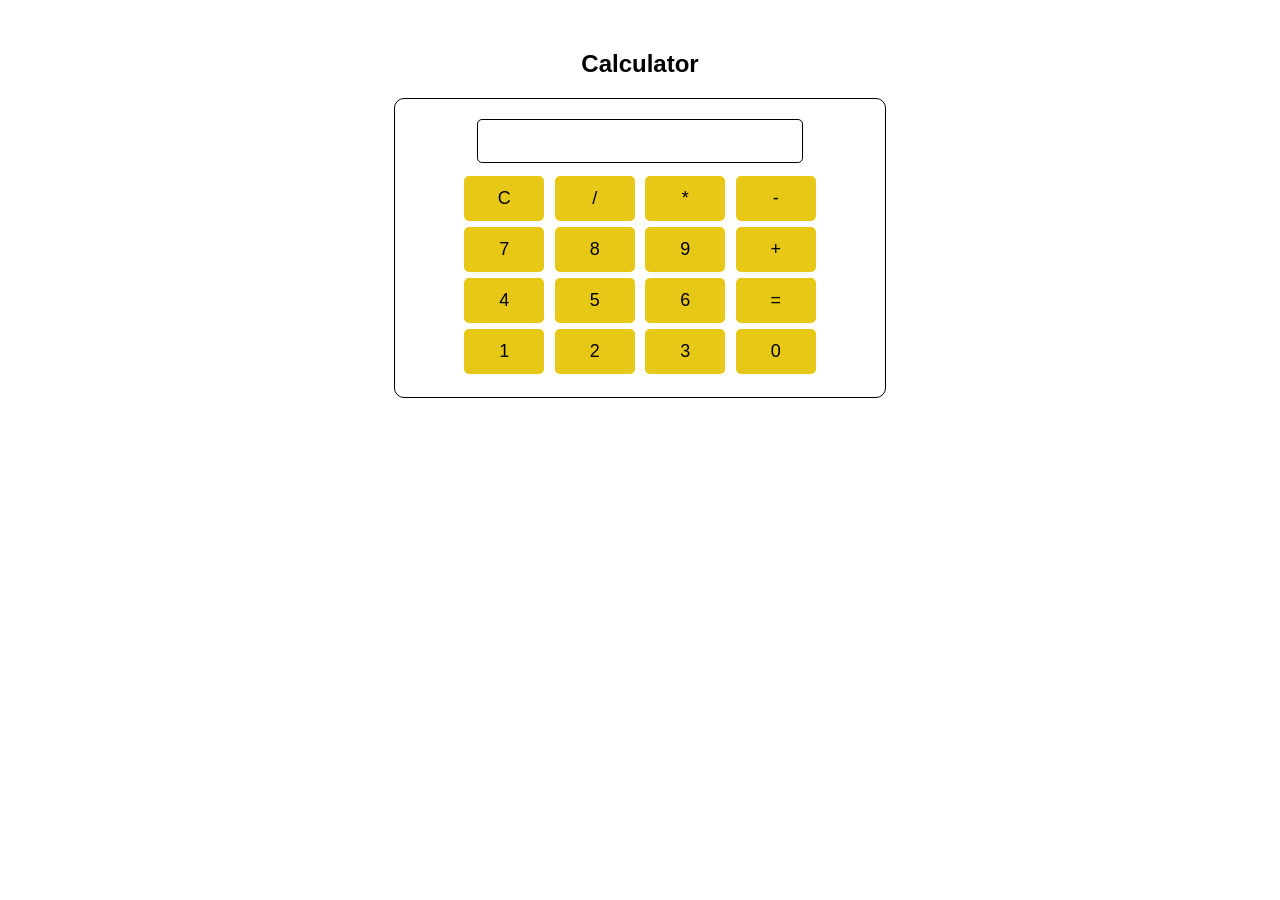
<file: Calculator/index.html>
<!DOCTYPE html>
<html>
<head>
    <meta charset="UTF-8">
    <meta name="viewport" content="width=device-width, initial-scale=1.0">
    <title>Calculator</title>

    <style>
        body {
            font-family: Arial;
            text-align: center;
            margin-top: 50px;
        }

        .calculator {
            width: 450px;
            margin: auto;
            padding: 20px;
            border: 1px solid black;
            border-radius: 10px;
        }

        #display {
            width: 320px;
            height: 40px;
            font-size: 20px;
            text-align: right;
            margin-bottom: 10px;
            border: 1px solid black;
            border-radius: 5px;
        }

        button {
            width: 80px;
            height: 45px;
            margin: 3px;
            font-size: 18px;
            background-color: #e7c817;
            padding: 10px;
            border: none;
            border-radius: 5px;
            cursor: pointer;
        }

        button:hover {
            background-color: #d4b314;
        }
    </style>
</head>

<body>

    <h2>Calculator</h2>

    <div class="calculator">

        <input type="text" id="display" readonly>

        <br>

        <button onclick="clearDisplay()">C</button>
        <button onclick="displayValue('/')">/</button>
        <button onclick="displayValue('*')">*</button>
        <button onclick="displayValue('-')">-</button>

        <br>

        <button onclick="displayValue('7')">7</button>
        <button onclick="displayValue('8')">8</button>
        <button onclick="displayValue('9')">9</button>
        <button onclick="displayValue('+')">+</button>

        <br>

        <button onclick="displayValue('4')">4</button>
        <button onclick="displayValue('5')">5</button>
        <button onclick="displayValue('6')">6</button>
        <button onclick="calculate()">=</button>

        <br>

        <button onclick="displayValue('1')">1</button>
        <button onclick="displayValue('2')">2</button>
        <button onclick="displayValue('3')">3</button>
        <button onclick="displayValue('0')">0</button>

    </div>

    <script>

        function displayValue(value) {
            document.getElementById("display").value += value;
        }

        function clearDisplay() {
            document.getElementById("display").value = "";
        }

        function calculate() {
            let result = eval(document.getElementById("display").value);

            document.getElementById("display").value = result;
        }

    </script>

</body>
</html>
</file>
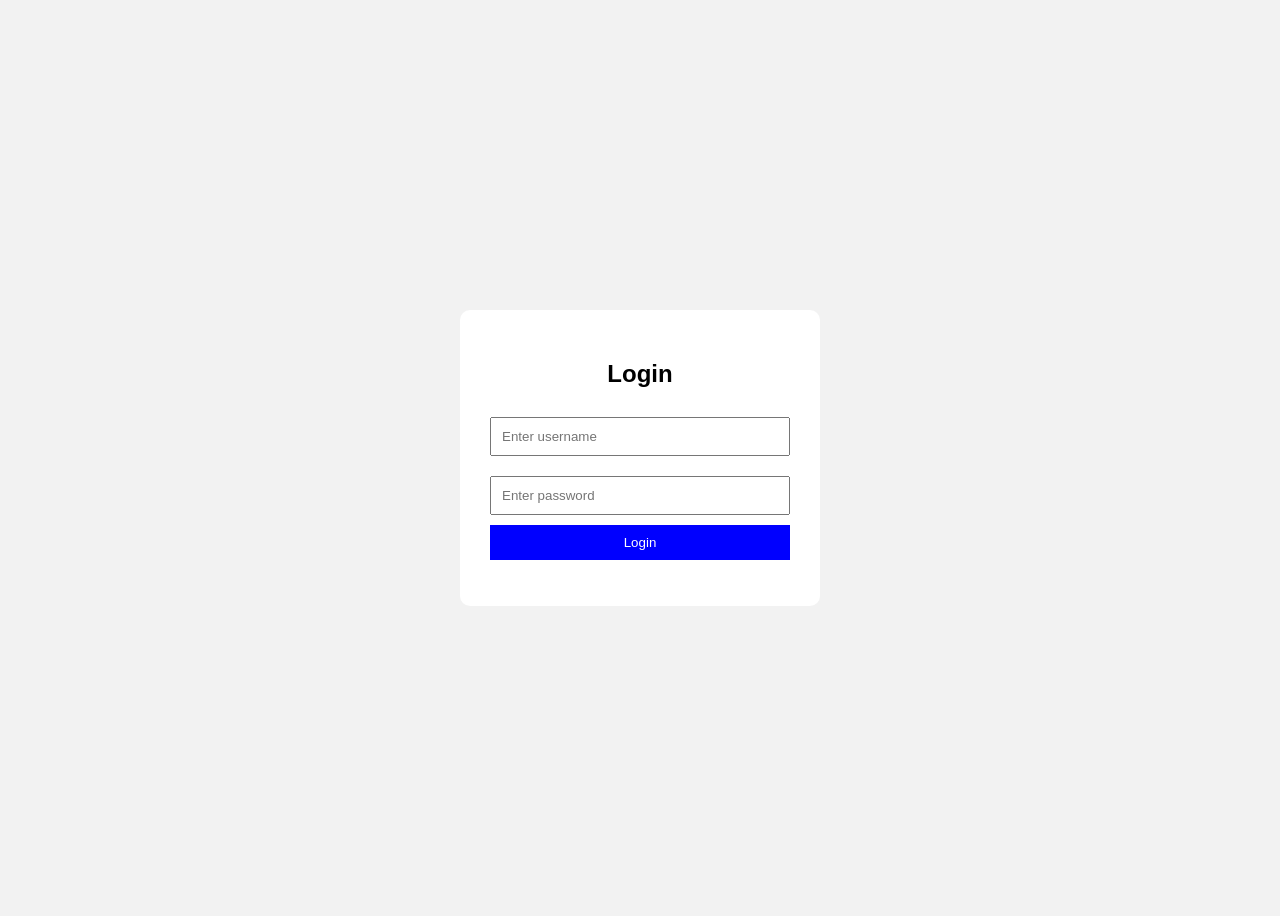
<file: Login page/index.html>
<!DOCTYPE html>
<html lang="en">
<head>
    <meta charset="UTF-8">
    <meta name="viewport" content="width=device-width, initial-scale=1.0">
    <title>Login page</title>
</head>
<body>
<style>
    body {
        font-family: Arial, sans-serif;
        background-color: #f2f2f2;
        display: flex;
        justify-content: center;
        align-items: center;
        height: 100vh;
    }
    .login {
        background-color: white;
        padding: 30px;
        width: 300px;
        border-radius: 10px;
    }
    h2 {
        text-align: center;
    }
    input {
        width: 100%;
        padding: 10px;
        margin: 10px 0;
        box-sizing: border-box;
    }
    button {
        width: 100%;
        padding: 10px;
        background-color: blue;
        color: white;
        border: none;
        cursor: pointer;
    }
    #message {
        text-align: center;
        margin-top: 15px;
    }
    </style>


    <div class="login">
        <h2>Login</h2>
        <input type="text" id="username" placeholder="Enter username">
        <input type="password" id="password" placeholder="Enter password">
        <button onclick="login()">Login</button>
        <p id="message"></p>
    </div>


    <script>

        function login() {
            let username = document.getElementById("username").value;
            let password = document.getElementById("password").value;
            if (username === "admin" && password === "1234") {
                document.getElementById("message").innerHTML =
                    "Login successful!";
            } else {
                document.getElementById("message").innerHTML =
                    "Invalid username or password";

            }
        }

    </script>
</body>
</html>
</file>
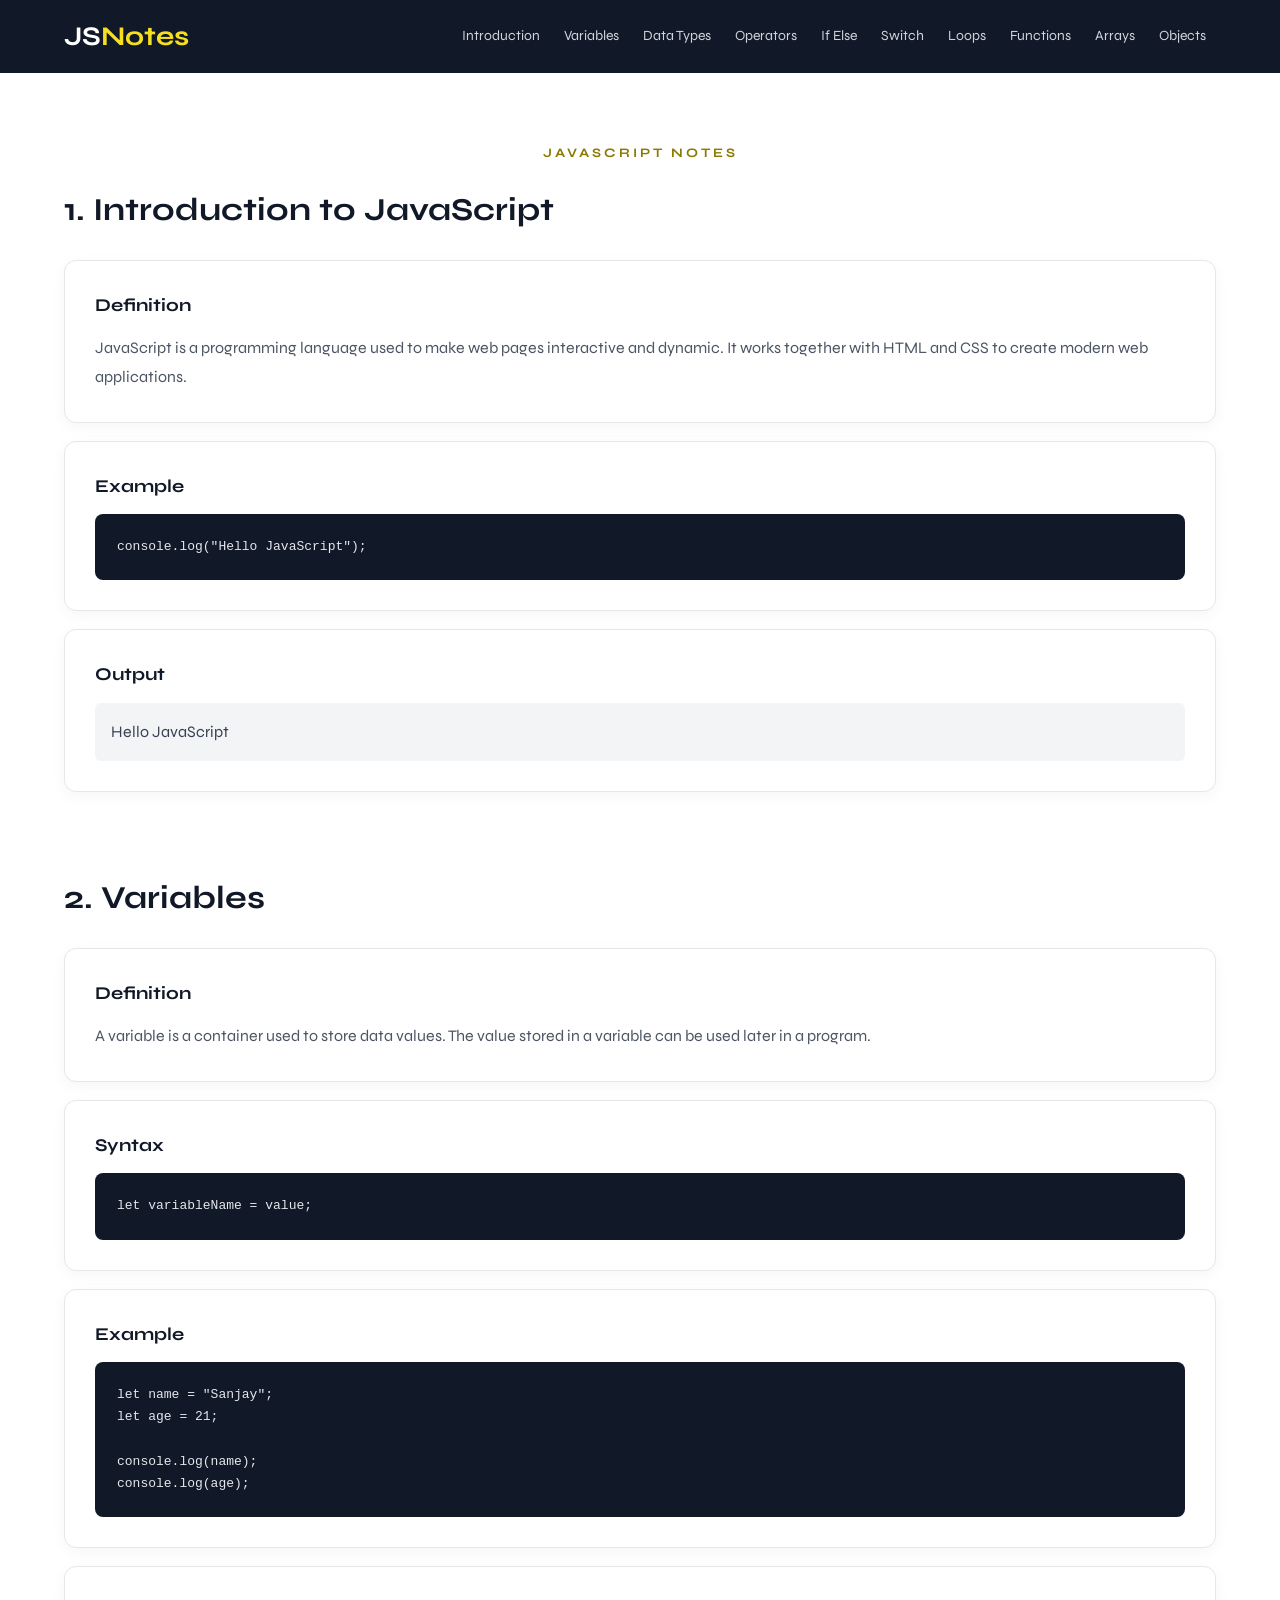
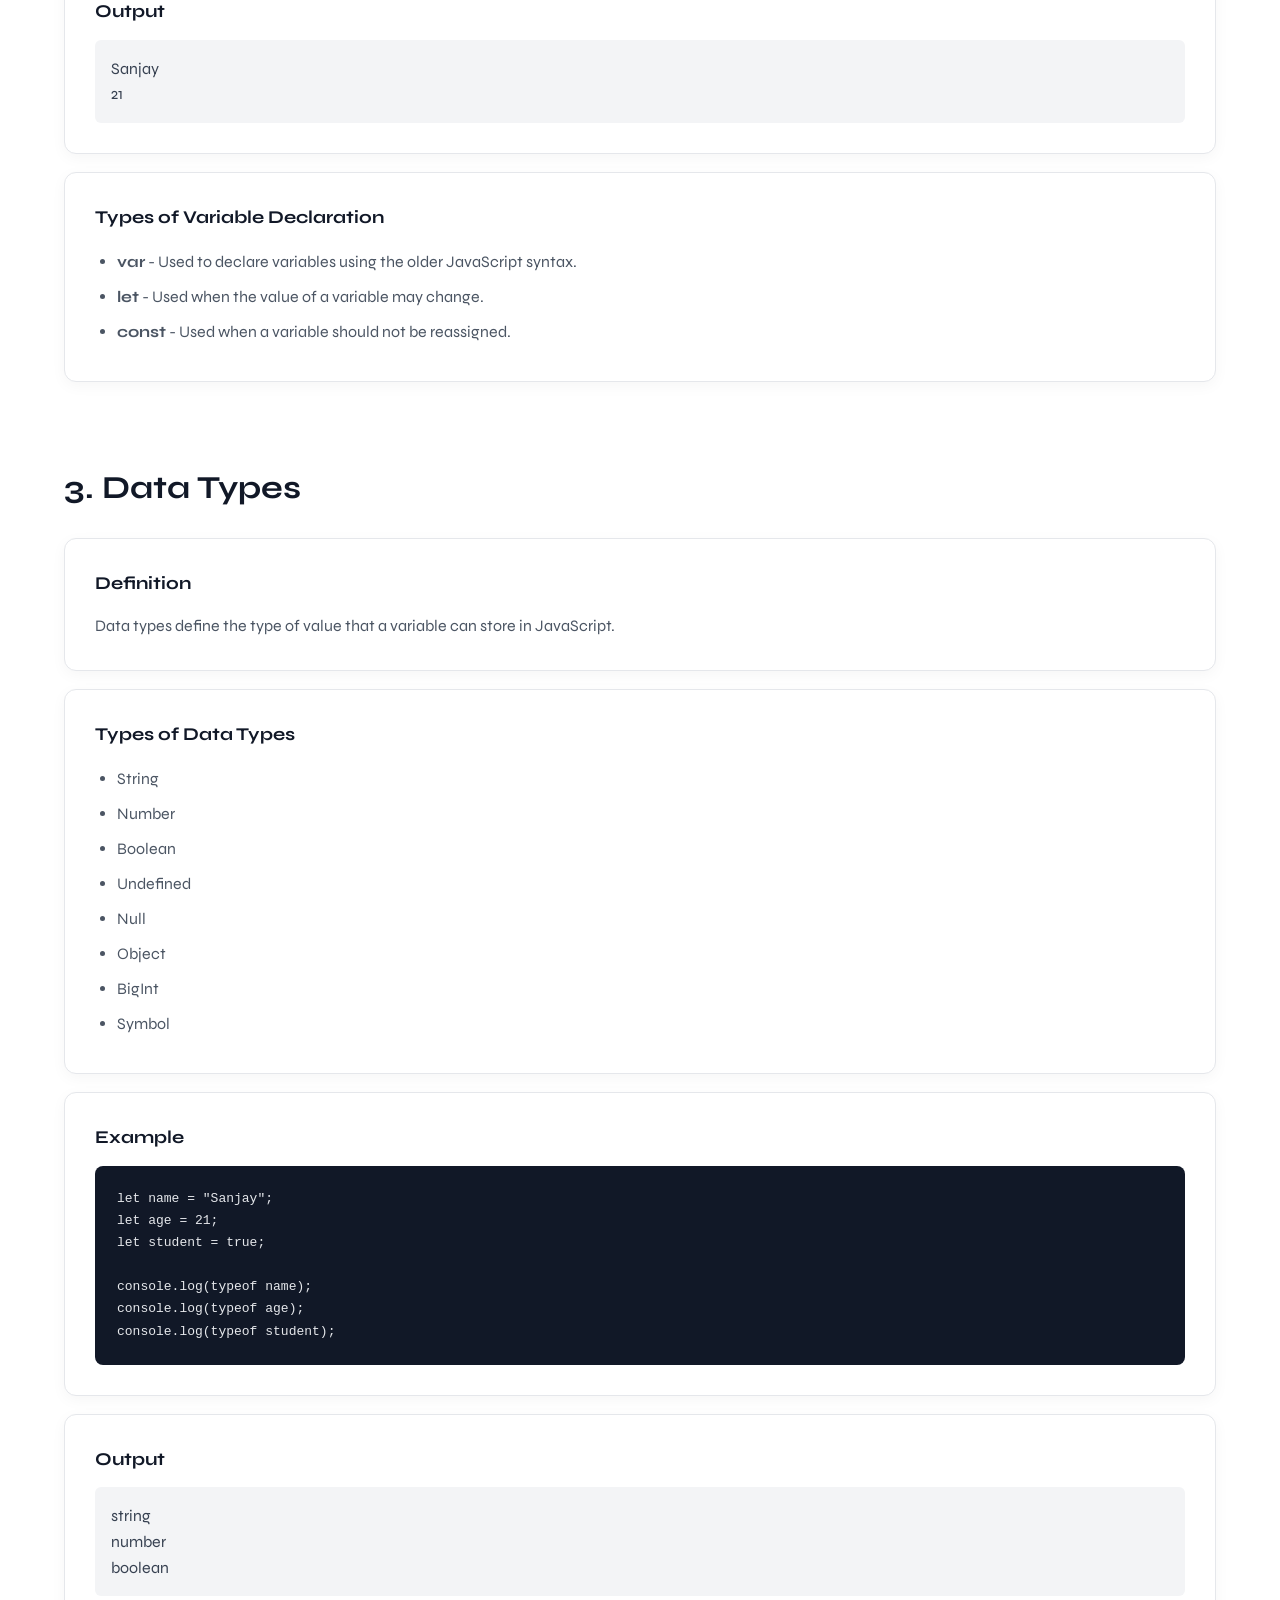
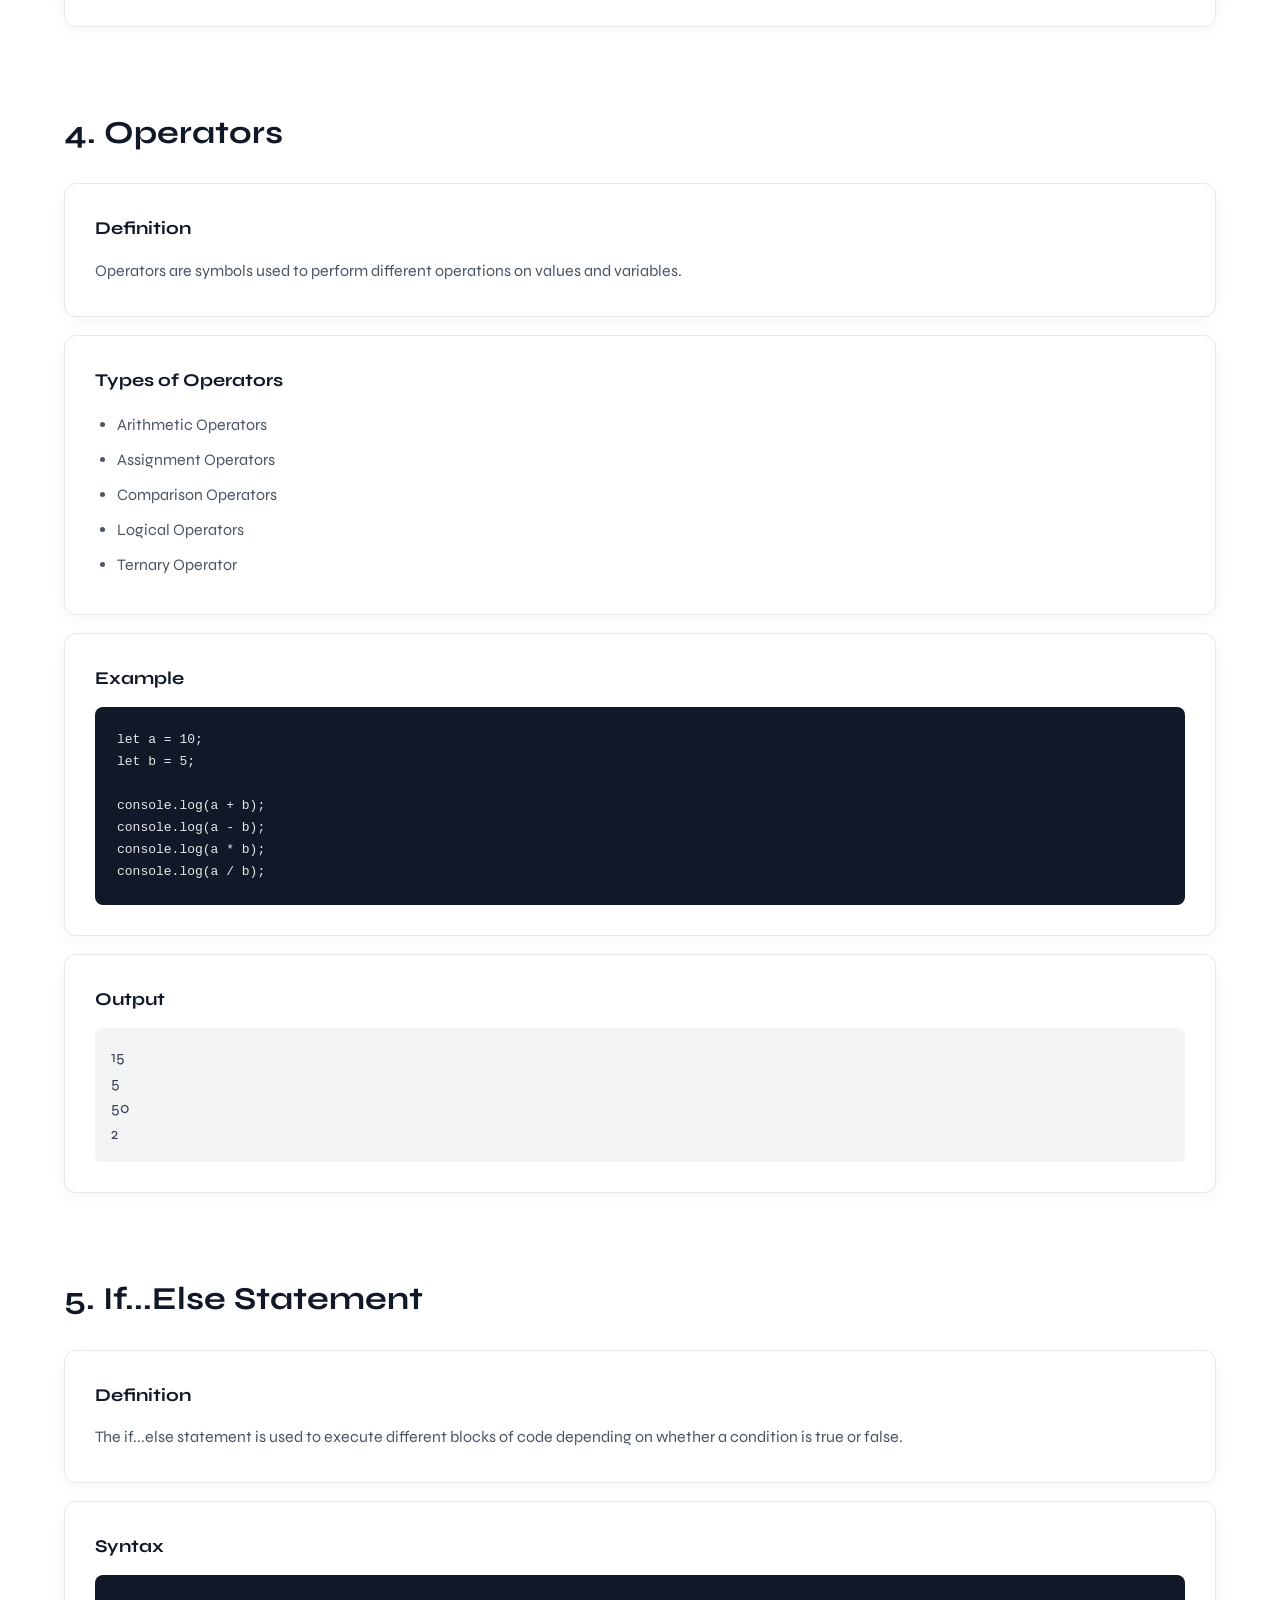
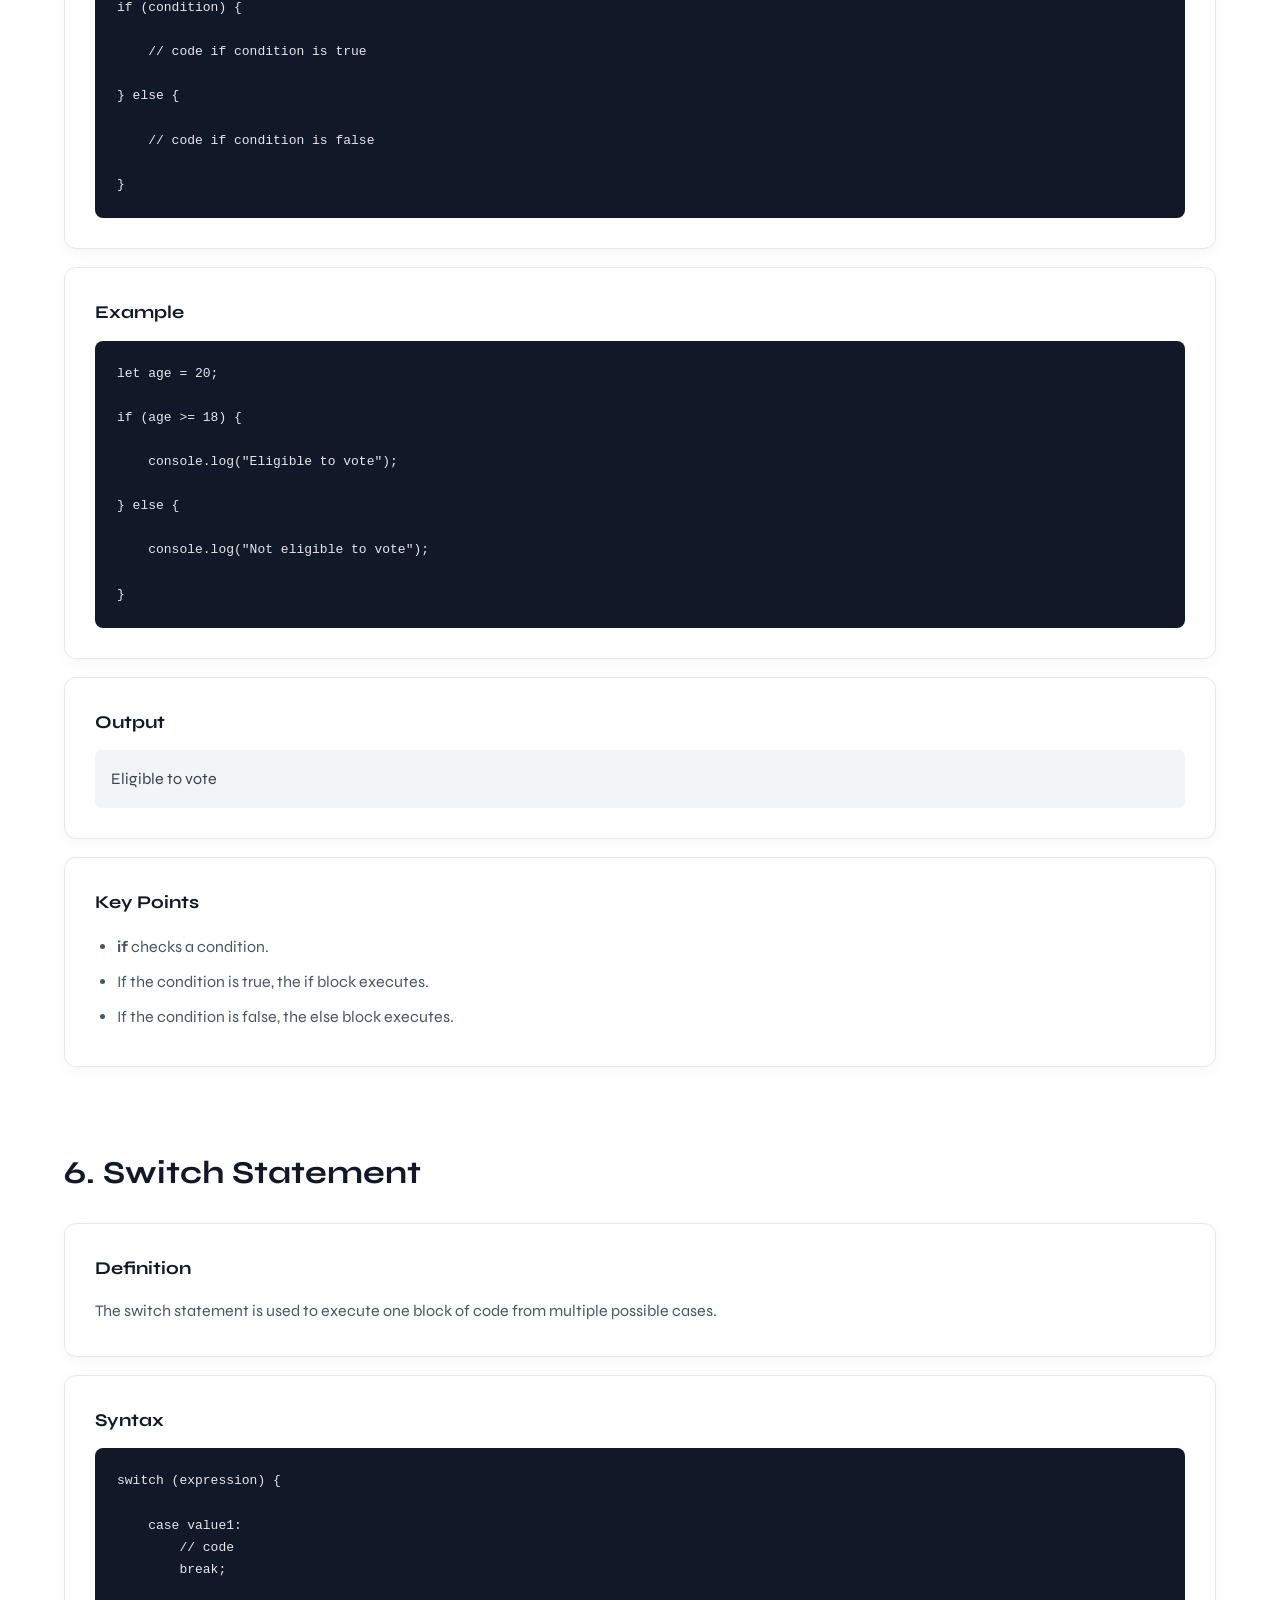
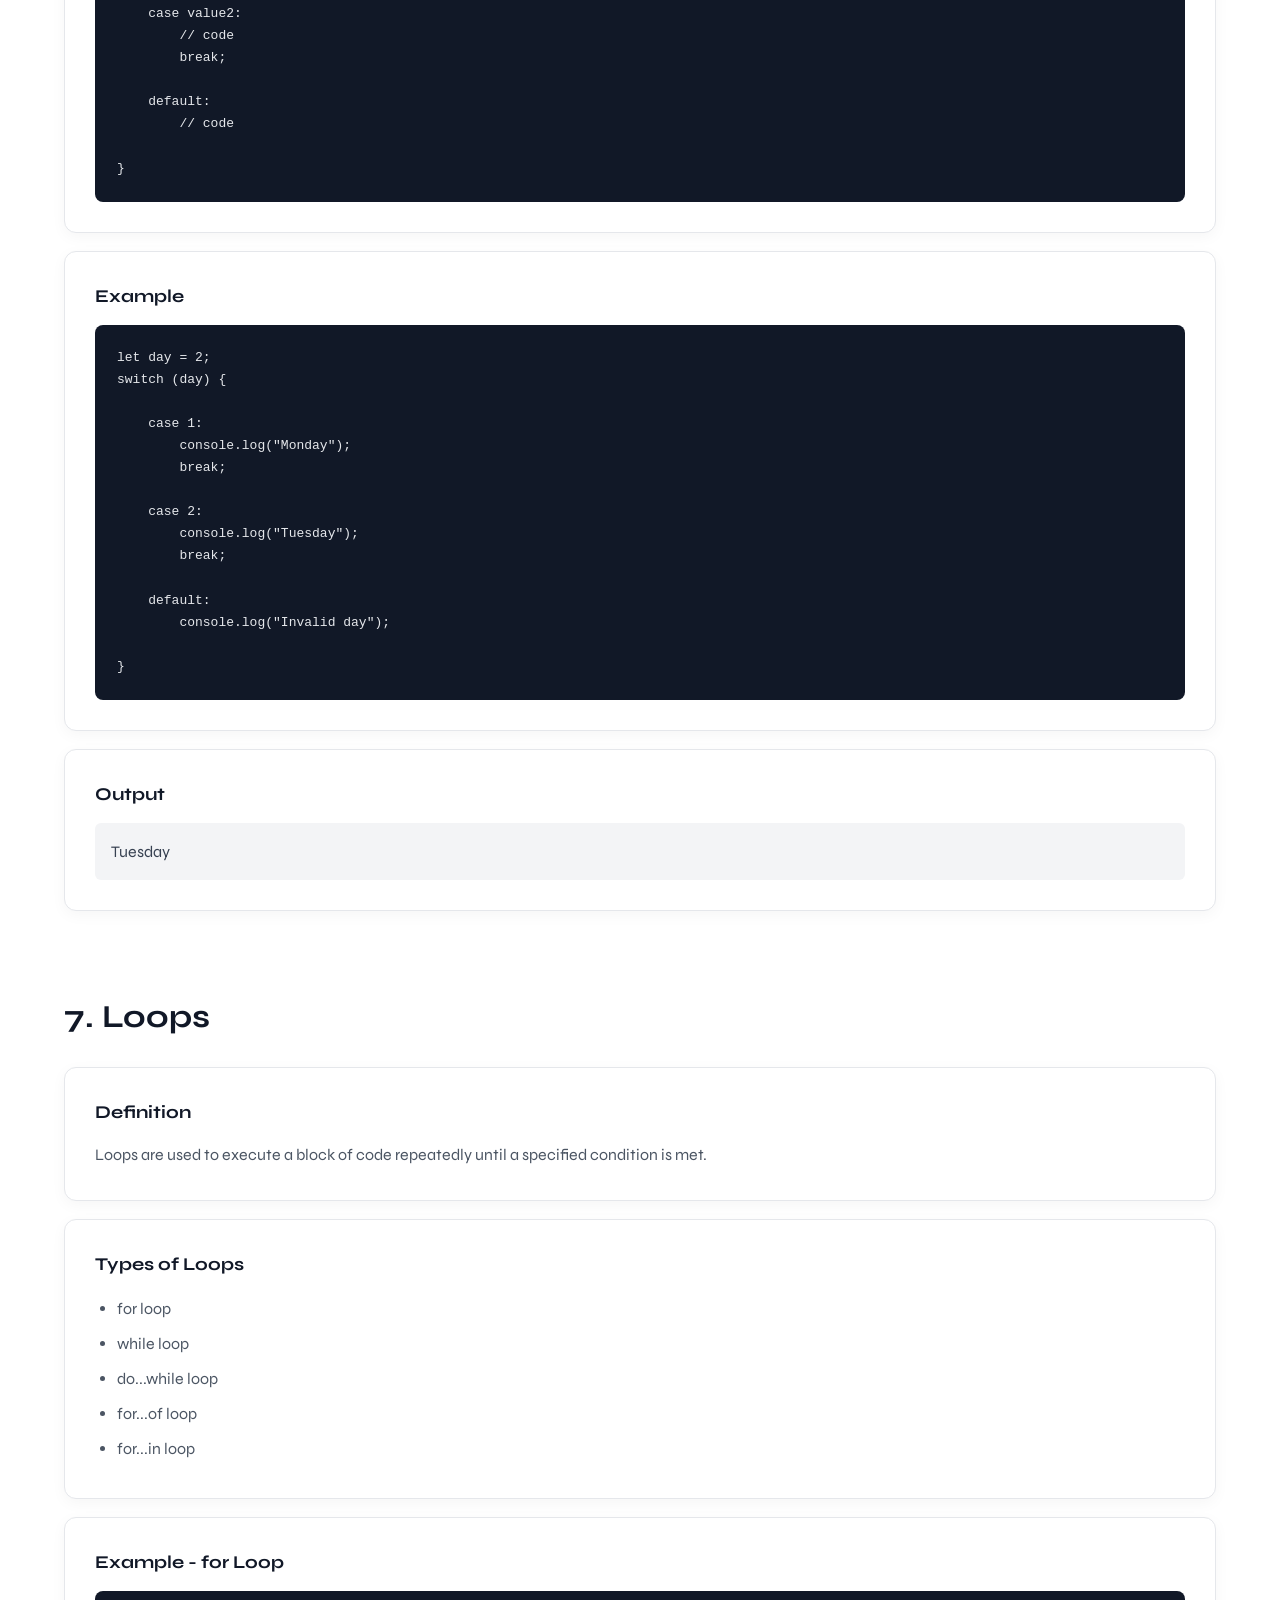
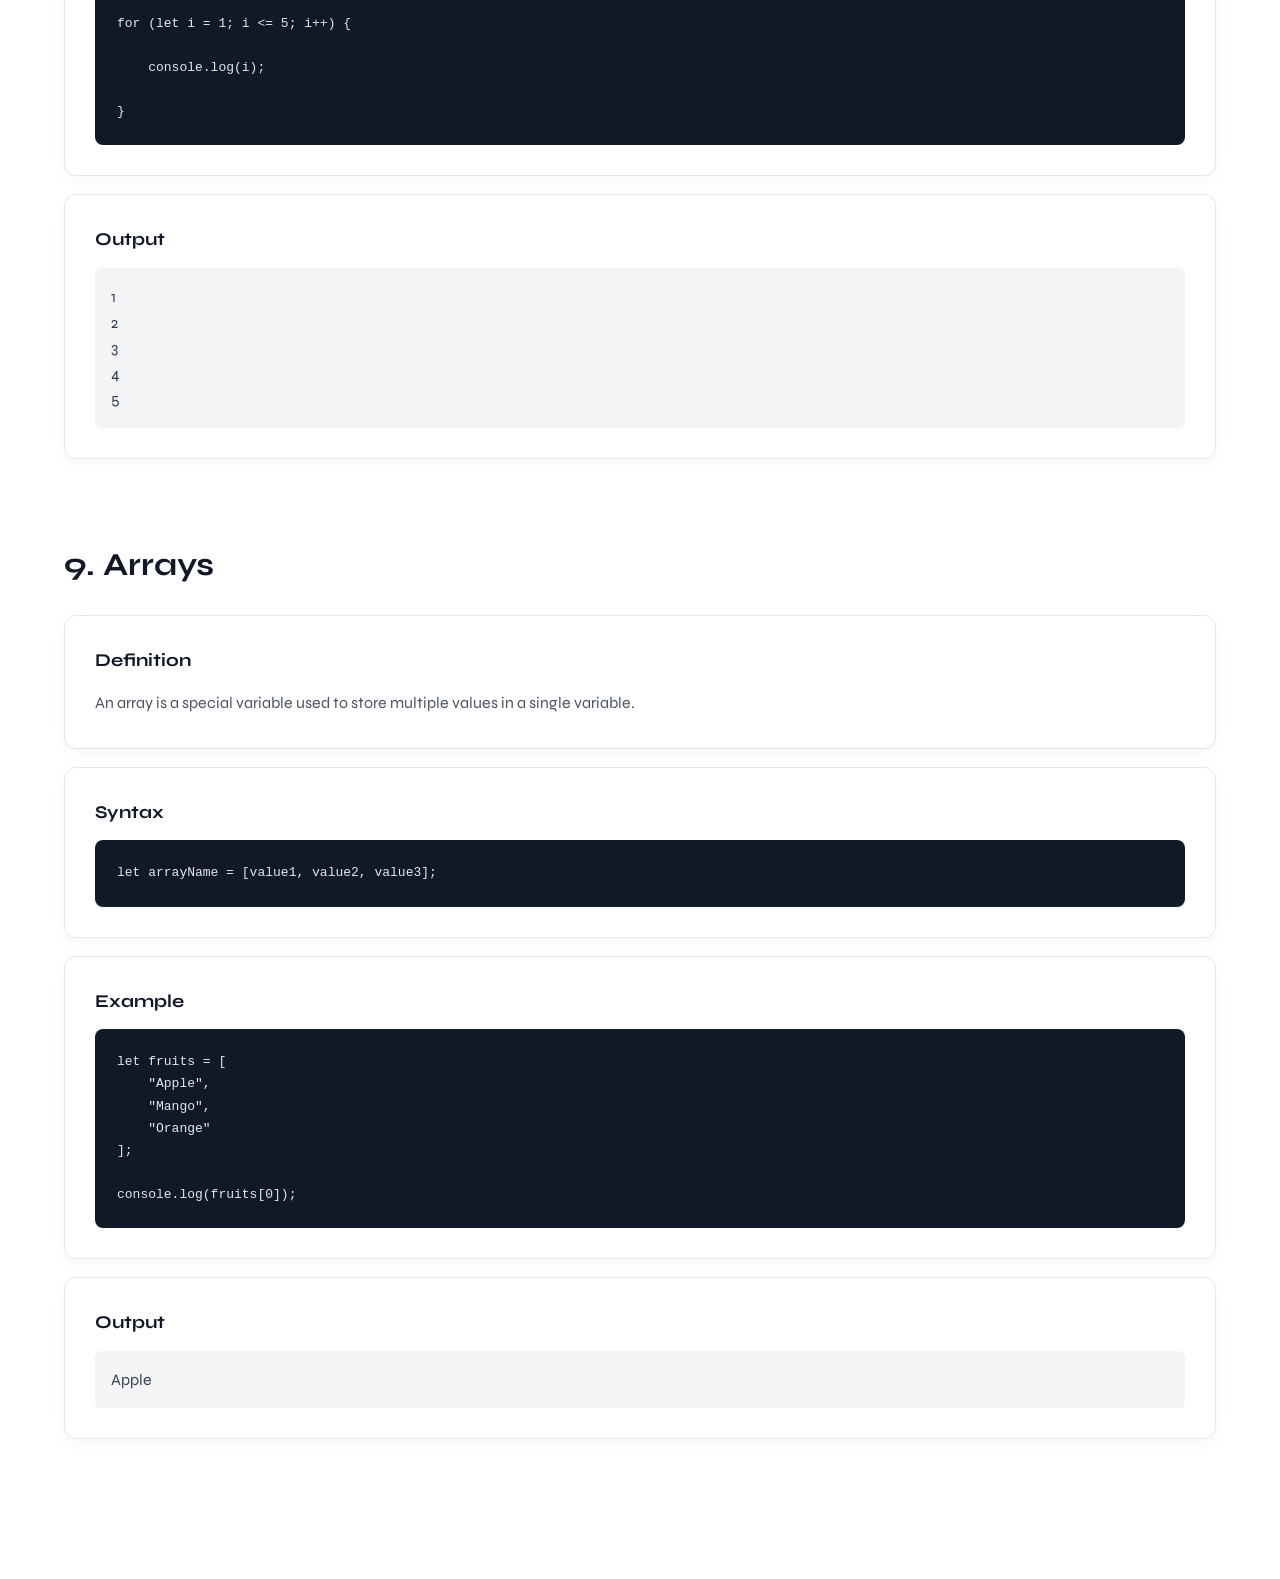
<file: Notes/index.html>
<!DOCTYPE html>
<html lang="en">

<head>
    <meta charset="UTF-8">
    <meta name="viewport" content="width=device-width, initial-scale=1.0">

    <title>JavaScript Notes</title>

    <link rel="stylesheet" href="style.css">
        <link
      href="https://fonts.googleapis.com/css?family=Syne:600%2C500%7CRoboto:400&amp;display=swap"
      rel="stylesheet"
      property="stylesheet"
      media="all"
      type="text/css"
    />
</head>
<body>
    <header class="header">
        <div class="logo">
            JS<span>Notes</span>
        </div>
        <nav>
            <a href="#intro">Introduction</a>
            <a href="#variables">Variables</a>
            <a href="#datatypes">Data Types</a>
            <a href="#operators">Operators</a>
            <a href="#ifelse">If Else</a>
            <a href="#switch">Switch</a>
            <a href="#loops">Loops</a>
            <a href="#functions">Functions</a>
            <a href="#arrays">Arrays</a>
            <a href="#objects">Objects</a>
        </nav>

    </header>

    <main class="content">
        <section class="hero">
            <p class="tag">JAVASCRIPT NOTES</p>
        </section>
        <section class="topic" id="intro">
            <h2>1. Introduction to JavaScript</h2>
            <div class="card">
                <h3>Definition</h3>
                <p>
                    JavaScript is a programming language used to make
                    web pages interactive and dynamic. It works together
                    with HTML and CSS to create modern web applications.
                </p>
            </div>
            <div class="code-container">
                <div class="card">
                    <h3>Example</h3>
                    <pre><code>console.log("Hello JavaScript");</code></pre>
                </div>
                <div class="card">
                    <h3>Output</h3>
                    <div class="output">
                        Hello JavaScript
                    </div>
                </div>
            </div>
        </section>
        <section class="topic" id="variables">
            <h2>2. Variables</h2>
            <div class="card">
                <h3>Definition</h3>
                <p>
                    A variable is a container used to store data values.
                    The value stored in a variable can be used later
                    in a program.
                </p>
            </div>
            <div class="card">
                <h3>Syntax</h3>
                <pre><code>let variableName = value;</code></pre>
            </div>
            <div class="code-container">

                <div class="card">
                    <h3>Example</h3>
                    <pre><code>let name = "Sanjay";
let age = 21;

console.log(name);
console.log(age);</code></pre>

                </div>
                <div class="card">
                    <h3>Output</h3>
                    <div class="output">
                        Sanjay<br>
                        21
                    </div>
                </div>
            </div>
            <div class="card">
                <h3>Types of Variable Declaration</h3>

                <ul class="points">
                    <li>
                        <strong>var</strong> - Used to declare variables
                        using the older JavaScript syntax.
                    </li>

                    <li>
                        <strong>let</strong> - Used when the value of
                        a variable may change.
                    </li>

                    <li>
                        <strong>const</strong> - Used when a variable
                        should not be reassigned.
                    </li>

                </ul>

            </div>

        </section>

        <section class="topic" id="datatypes">

            <h2>3. Data Types</h2>

            <div class="card">

                <h3>Definition</h3>

                <p>
                    Data types define the type of value that a variable
                    can store in JavaScript.
                </p>

            </div>


            <div class="card">

                <h3>Types of Data Types</h3>

                <ul class="points">

                    <li>String</li>
                    <li>Number</li>
                    <li>Boolean</li>
                    <li>Undefined</li>
                    <li>Null</li>
                    <li>Object</li>
                    <li>BigInt</li>
                    <li>Symbol</li>

                </ul>

            </div>


            <div class="code-container">

                <div class="card">

                    <h3>Example</h3>

                    <pre><code>let name = "Sanjay";
let age = 21;
let student = true;

console.log(typeof name);
console.log(typeof age);
console.log(typeof student);</code></pre>

                </div>


                <div class="card">

                    <h3>Output</h3>

                    <div class="output">
                        string<br>
                        number<br>
                        boolean
                    </div>

                </div>

            </div>

        </section>

        <section class="topic" id="operators">

            <h2>4. Operators</h2>

            <div class="card">

                <h3>Definition</h3>

                <p>
                    Operators are symbols used to perform different
                    operations on values and variables.
                </p>

            </div>


            <div class="card">
                <h3>Types of Operators</h3>
                <ul class="points">

                    <li>Arithmetic Operators</li>
                    <li>Assignment Operators</li>
                    <li>Comparison Operators</li>
                    <li>Logical Operators</li>
                    <li>Ternary Operator</li>

                </ul>

            </div>
            <div class="code-container">

                <div class="card">

                    <h3>Example</h3>

                    <pre><code>let a = 10;
let b = 5;

console.log(a + b);
console.log(a - b);
console.log(a * b);
console.log(a / b);</code></pre>

                </div>


                <div class="card">

                    <h3>Output</h3>

                    <div class="output">
                        15<br>
                        5<br>
                        50<br>
                        2
                    </div>

                </div>

            </div>

        </section>
        <section class="topic" id="ifelse">
            <h2>5. If...Else Statement</h2>
            <div class="card">

                <h3>Definition</h3>
                <p>
                    The if...else statement is used to execute different
                    blocks of code depending on whether a condition is
                    true or false.
                </p>

            </div>


            <div class="card">

                <h3>Syntax</h3>

                <pre><code>if (condition) {

    // code if condition is true

} else {

    // code if condition is false

}</code></pre>

            </div>


            <div class="code-container">

                <div class="card">

                    <h3>Example</h3>

                    <pre><code>let age = 20;

if (age >= 18) {

    console.log("Eligible to vote");

} else {

    console.log("Not eligible to vote");

}</code></pre>

                </div>


                <div class="card">

                    <h3>Output</h3>

                    <div class="output">
                        Eligible to vote
                    </div>
                </div>
            </div>
            <div class="card">
                <h3>Key Points</h3>

                <ul class="points">
                    <li>
                        <strong>if</strong> checks a condition.
                    </li>
                    <li>
                        If the condition is true, the if block executes.
                    </li>
                    <li>
                        If the condition is false, the else block executes.
                    </li>
                </ul>
            </div>

        </section>
        <section class="topic" id="switch">
            <h2>6. Switch Statement</h2>
            <div class="card">
                <h3>Definition</h3>
                <p>
                    The switch statement is used to execute one block
                    of code from multiple possible cases.
                </p>
            </div>
            <div class="card">
                <h3>Syntax</h3>
                <pre><code>switch (expression) {

    case value1:
        // code
        break;

    case value2:
        // code
        break;

    default:
        // code

}</code></pre>
            </div>
            <div class="code-container">
                <div class="card">
                    <h3>Example</h3>
                    <pre><code>let day = 2;
switch (day) {

    case 1:
        console.log("Monday");
        break;

    case 2:
        console.log("Tuesday");
        break;

    default:
        console.log("Invalid day");

}</code></pre>

                </div>
                <div class="card">
                    <h3>Output</h3>
                    <div class="output">
                        Tuesday
                    </div>
                </div>
            </div>

        </section>
        <section class="topic" id="loops">
            <h2>7. Loops</h2>
            <div class="card">
                <h3>Definition</h3>
                <p>
                    Loops are used to execute a block of code repeatedly
                    until a specified condition is met.
                </p>
            </div>
            <div class="card">
                <h3>Types of Loops</h3>
                <ul class="points">
                    <li>for loop</li>
                    <li>while loop</li>
                    <li>do...while loop</li>
                    <li>for...of loop</li>
                    <li>for...in loop</li>
                </ul>
            </div>
            <div class="code-container">
                <div class="card">
                    <h3>Example - for Loop</h3>
                    <pre><code>for (let i = 1; i <= 5; i++) {

    console.log(i);

}</code></pre>

                </div>
                <div class="card">
                    <h3>Output</h3>
                    <div class="output">
                        1<br>
                        2<br>
                        3<br>
                        4<br>
                        5
                    </div>
                </div>
            </div>
        </section>
        <section class="topic" id="arrays">

            <h2>9. Arrays</h2>

            <div class="card">
                <h3>Definition</h3>
                <p>
                    An array is a special variable used to store
                    multiple values in a single variable.
                </p>
            </div>
            <div class="card">
                <h3>Syntax</h3>
                <pre><code>let arrayName = [value1, value2, value3];</code></pre>
            </div>
            <div class="code-container">
                <div class="card">
                    <h3>Example</h3>
                    <pre><code>let fruits = [
    "Apple",
    "Mango",
    "Orange"
];

console.log(fruits[0]);</code></pre>
                </div>
                <div class="card">
                    <h3>Output</h3>
                    <div class="output">
                        Apple
                    </div>
                </div>
            </div>
        </section>
    </main>
</body>

</html>
</file>
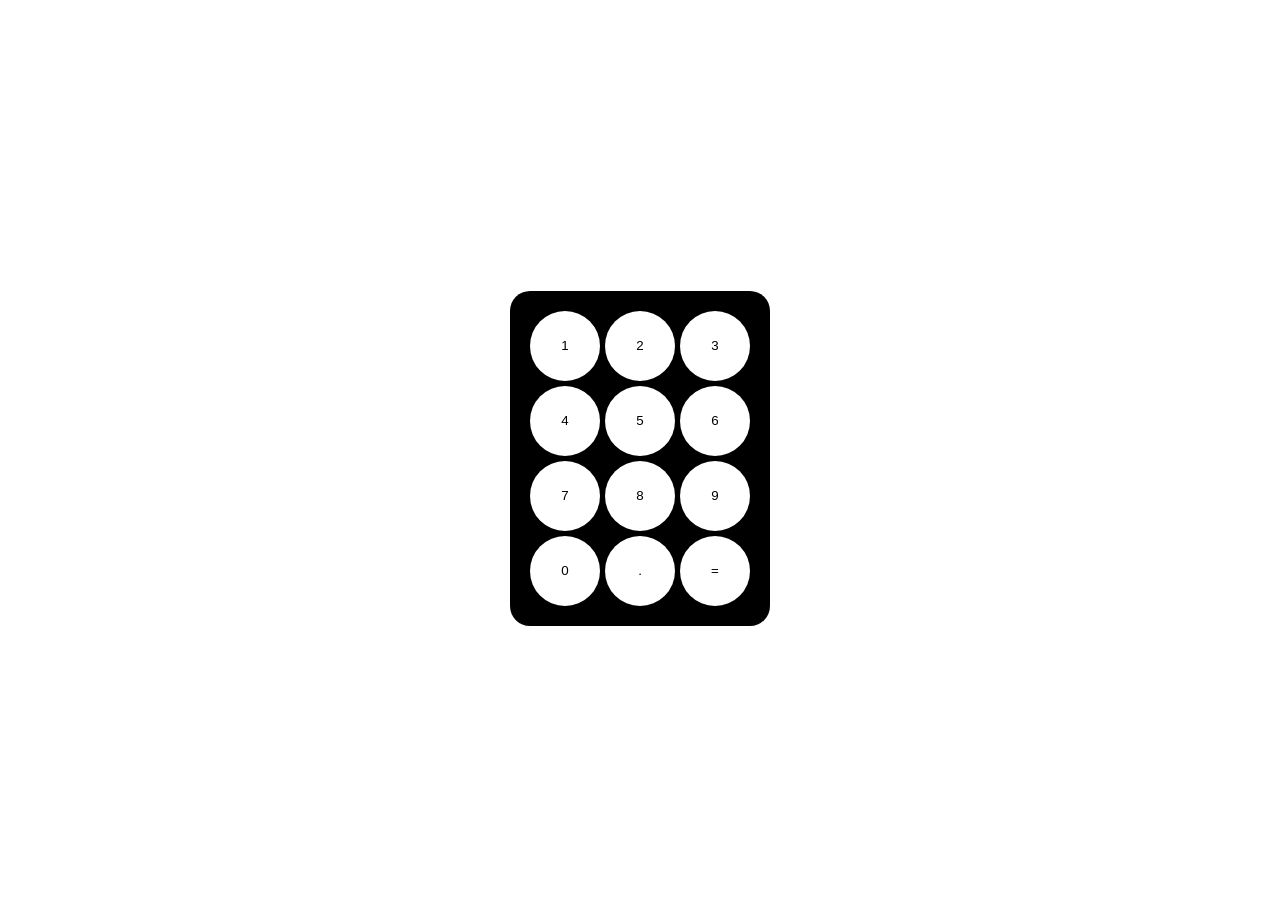
<file: Flex&Grid/flex.html>
<!DOCTYPE html>
<html lang="en">
<head>
    <meta charset="UTF-8">
    <meta name="viewport" content="width=device-width, initial-scale=1.0">
    <title>Document</title>
</head>
<style>
    body{
        display: flex;
        justify-content: center;
        align-items: center;
        height: 100vh;
    }
    /*Grid*/
    .container {
        min-width: 200px;
        padding: 20px;
        background-color: #000000;
        display: grid;
        grid-template-columns: repeat(3, 1fr);
        grid-template-rows: repeat(3, 1fr);
        justify-items: center;
        border-radius: 20px;
        gap: 5px;
    }
    .items{
        width: 70px;
        height: 70px;
        padding: 10px;
        background-color: #ffffff;
        border-radius: 50%;
        border: none;
        display: flex;
        align-items: center;
        justify-content: center;
    }
    /* Flexbox properties - grow, shrink, basis
    .items {
        background-color: #3498db;
        flex-grow: 1;
        flex-basis: 200px;
    }
    .item1{
        flex-shrink: 10;
    }
    .item3{
        flex-shrink: 5;
    }
    .item2{
        flex-grow: 3;
    }
    .item4{
        flex-grow: 2;
    }*/
    /*Grid tasks*/
   @media(max-width: 500px){
    .container{
        background-color: #000000;
    }
    .items{
        padding: 0;
        background-color: #00ffbb;
    }
    }
</style>
<body>
    <div class="container">
        <button class="items item1">1</button>
        <button class="items item2">2</button>
        <button class="items item3">3</button>
        <button class="items item4">4</button>
        <button class="items item5">5</button>
        <button class="items item6">6</button>
        <button class="items item7">7</button>
        <button class="items item8">8</button>
        <button class="items item9">9</button>
        <button class="items item0">0</button>
        <button class="items itemDot">.</button>
        <button class="items itemEquals">=</button>

    </div>
</body>
</html>
</file>
<file: Notes/style.css>
* {
    margin: 0;
    padding: 0;
    box-sizing: border-box;
}


html {
    scroll-behavior: smooth;
}


body {
    font-family: syne, sans-serif;


    color: #1f2937;

    line-height: 1.6;
}

.header {
    width: 100%;

    min-height: 70px;

    padding: 15px 5%;

    background: #111827;

    color: white;

    display: flex;

    align-items: center;

    justify-content: space-between;

    gap: 30px;

    position: sticky;

    top: 0;

    z-index: 1000;
}

.logo {
    font-size: 27px;

    font-weight: bold;

    white-space: nowrap;
}


.logo span {
    color: #f7df1e;
}

nav {
    display: flex;

    align-items: center;

    justify-content: flex-end;

    flex-wrap: wrap;

    gap: 4px;
}


nav a {
    color: #d1d5db;

    text-decoration: none;

    font-size: 14px;

    padding: 8px 10px;

    border-radius: 6px;

    transition: 0.3s;
}


nav a:hover {
    background: #f7df1e;

    color: #111827;
}

.content {
    width: 100%;

    padding: 60px 5%;
}

.hero {
    width: 100%;

    text-align: center;

    padding:10px;
}
.tag {
    color: #8b7a00;

    font-size: 13px;

    font-weight: bold;

    letter-spacing: 3px;

    margin-bottom: 10px;
}

.topic {
    width: 100%;

    margin-bottom: 80px;

    scroll-margin-top: 100px;
}
.topic > h2 {
    font-size: 32px;

    color: #111827;

    margin-bottom: 25px;
}
.card {
    width: 100%;

    background: white;

    border: 1px solid #e5e7eb;

    border-radius: 12px;

    padding: 30px;

    margin-bottom: 18px;

    box-shadow: 0 4px 15px rgba(0, 0, 0, 0.04);
}


.card h3 {
    font-size: 18px;

    color: #111827;

    margin-bottom: 14px;
}


.card p {
    color: #4b5563;

    line-height: 1.8;
}



pre {
    width: 100%;

    background: #111827;

    color: #e5e7eb;

    padding: 22px;

    border-radius: 8px;

    overflow-x: auto;

    line-height: 1.7;
}


.output {
    background: #f3f4f6;


    padding: 16px;

    border-radius: 6px;

    color: #374151;

}
.points {
    padding-left: 22px;

    color: #4b5563;

    line-height: 2;
}


.points li {
    margin-bottom: 3px;
}


@media (max-width: 1000px) {

    .header {
        flex-direction: column;

        align-items: center;

        padding: 18px 4%;
    }


    nav {
        justify-content: center;
    }


    .content {
        padding: 50px 4%;
    }

}

@media (max-width: 600px) {

    .header {
        gap: 15px;
    }


    .logo {
        font-size: 24px;
    }


    nav {
        gap: 2px;
    }


    nav a {
        font-size: 12px;

        padding: 6px 7px;
    }


    .content {
        padding: 40px 20px;
    }


    .hero {
        padding: 20px 10px 50px;
    }


    .hero h1 {
        font-size: 40px;
    }


    .hero > p:last-child {
        font-size: 15px;
    }


    .topic > h2 {
        font-size: 26px;
    }


    .card {
        padding: 20px;
    }


    pre {
        padding: 16px;
    }


    code {
        font-size: 13px;
    }

}
</file>
